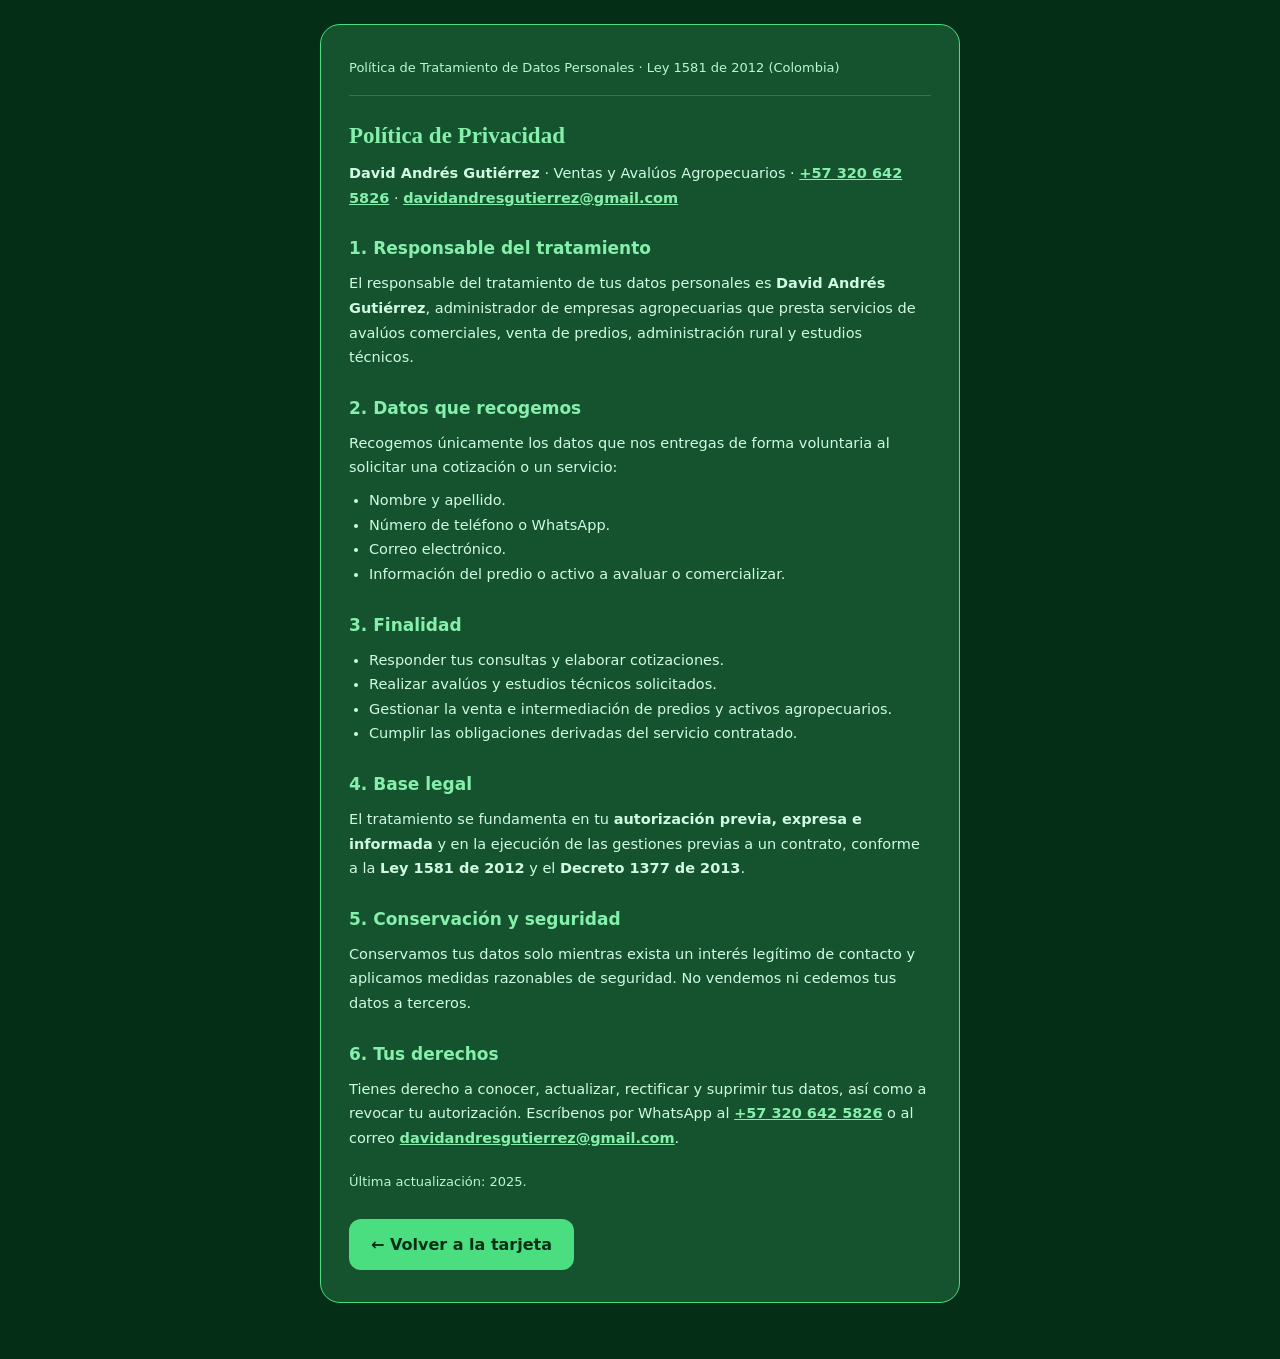
<file: privacidad.html>
<!DOCTYPE html>
<html lang="es">
<head>
  <meta charset="UTF-8" />
  <meta name="viewport" content="width=device-width, initial-scale=1.0" />
  <title>Política de Privacidad — David Andrés Gutiérrez</title>
  <meta name="robots" content="noindex" />
  <link rel="icon" type="image/png" href="icons/favicon-64.png" />
  <style>
    *{box-sizing:border-box;margin:0;padding:0}
    body{background:#052e16;color:#e5e5e5;font-family:'Montserrat',system-ui,sans-serif;line-height:1.7;padding:24px 16px 56px;display:flex;justify-content:center}
    .hoja{max-width:640px;background:#14532d;border-radius:20px;padding:32px 28px;border:1px solid #4ade80}
    h1{font-size:23px;color:#86efac;margin-bottom:6px;font-family:Georgia,serif}
    h2{font-size:17px;color:#86efac;margin:24px 0 8px}
    p,li{font-size:14.5px;color:#d1fae5}
    ul{margin:8px 0 8px 20px}
    a{color:#86efac;font-weight:700}
    .sello{margin-bottom:20px;padding-bottom:16px;border-bottom:1px solid rgba(74,222,128,.3);color:#bbf7d0;font-size:13px}
    .volver{display:inline-block;margin-top:26px;background:#4ade80;color:#052e16;text-decoration:none;font-weight:800;padding:12px 22px;border-radius:12px}
  </style>
    <meta name="description" content="Política de privacidad de DG VENTAS AVALUOS. Tarjeta digital creada por KONFÍO ZINC.">
    <meta property="og:title" content="Política de privacidad · DG VENTAS AVALUOS">
    <meta property="og:description" content="Política de privacidad de DG VENTAS AVALUOS. Tarjeta digital creada por KONFÍO ZINC.">
    <meta property="og:image" content="https://konfiozinc.github.io/card/assets/img/og/og-tarjetas-digitales.png">
    <meta property="og:image:width" content="1200">
    <meta property="og:image:height" content="630">
    <meta property="og:type" content="website">
    <meta property="og:site_name" content="KONFÍO ZINC">
    <meta property="og:locale" content="es_CO">
    <link rel="icon" type="image/svg+xml" href="favicon.svg">
</head>
<body>
  <main class="hoja">
    <p class="sello">Política de Tratamiento de Datos Personales · Ley 1581 de 2012 (Colombia)</p>
    <h1>Política de Privacidad</h1>
    <p><strong>David Andrés Gutiérrez</strong> · Ventas y Avalúos Agropecuarios · <a href="https://wa.me/573206425826">+57 320 642 5826</a> · <a href="mailto:davidandresgutierrez@gmail.com">davidandresgutierrez@gmail.com</a></p>

    <h2>1. Responsable del tratamiento</h2>
    <p>El responsable del tratamiento de tus datos personales es <strong>David Andrés Gutiérrez</strong>, administrador de empresas agropecuarias que presta servicios de avalúos comerciales, venta de predios, administración rural y estudios técnicos.</p>

    <h2>2. Datos que recogemos</h2>
    <p>Recogemos únicamente los datos que nos entregas de forma voluntaria al solicitar una cotización o un servicio:</p>
    <ul>
      <li>Nombre y apellido.</li>
      <li>Número de teléfono o WhatsApp.</li>
      <li>Correo electrónico.</li>
      <li>Información del predio o activo a avaluar o comercializar.</li>
    </ul>

    <h2>3. Finalidad</h2>
    <ul>
      <li>Responder tus consultas y elaborar cotizaciones.</li>
      <li>Realizar avalúos y estudios técnicos solicitados.</li>
      <li>Gestionar la venta e intermediación de predios y activos agropecuarios.</li>
      <li>Cumplir las obligaciones derivadas del servicio contratado.</li>
    </ul>

    <h2>4. Base legal</h2>
    <p>El tratamiento se fundamenta en tu <strong>autorización previa, expresa e informada</strong> y en la ejecución de las gestiones previas a un contrato, conforme a la <strong>Ley 1581 de 2012</strong> y el <strong>Decreto 1377 de 2013</strong>.</p>

    <h2>5. Conservación y seguridad</h2>
    <p>Conservamos tus datos solo mientras exista un interés legítimo de contacto y aplicamos medidas razonables de seguridad. No vendemos ni cedemos tus datos a terceros.</p>

    <h2>6. Tus derechos</h2>
    <p>Tienes derecho a conocer, actualizar, rectificar y suprimir tus datos, así como a revocar tu autorización. Escríbenos por WhatsApp al <a href="https://wa.me/573206425826">+57 320 642 5826</a> o al correo <a href="mailto:davidandresgutierrez@gmail.com">davidandresgutierrez@gmail.com</a>.</p>

    <p style="margin-top:20px;font-size:13px;color:#bbf7d0">Última actualización: 2025.</p>
    <a class="volver" href="./">← Volver a la tarjeta</a>
  </main>
</body>
</html>
</file>
